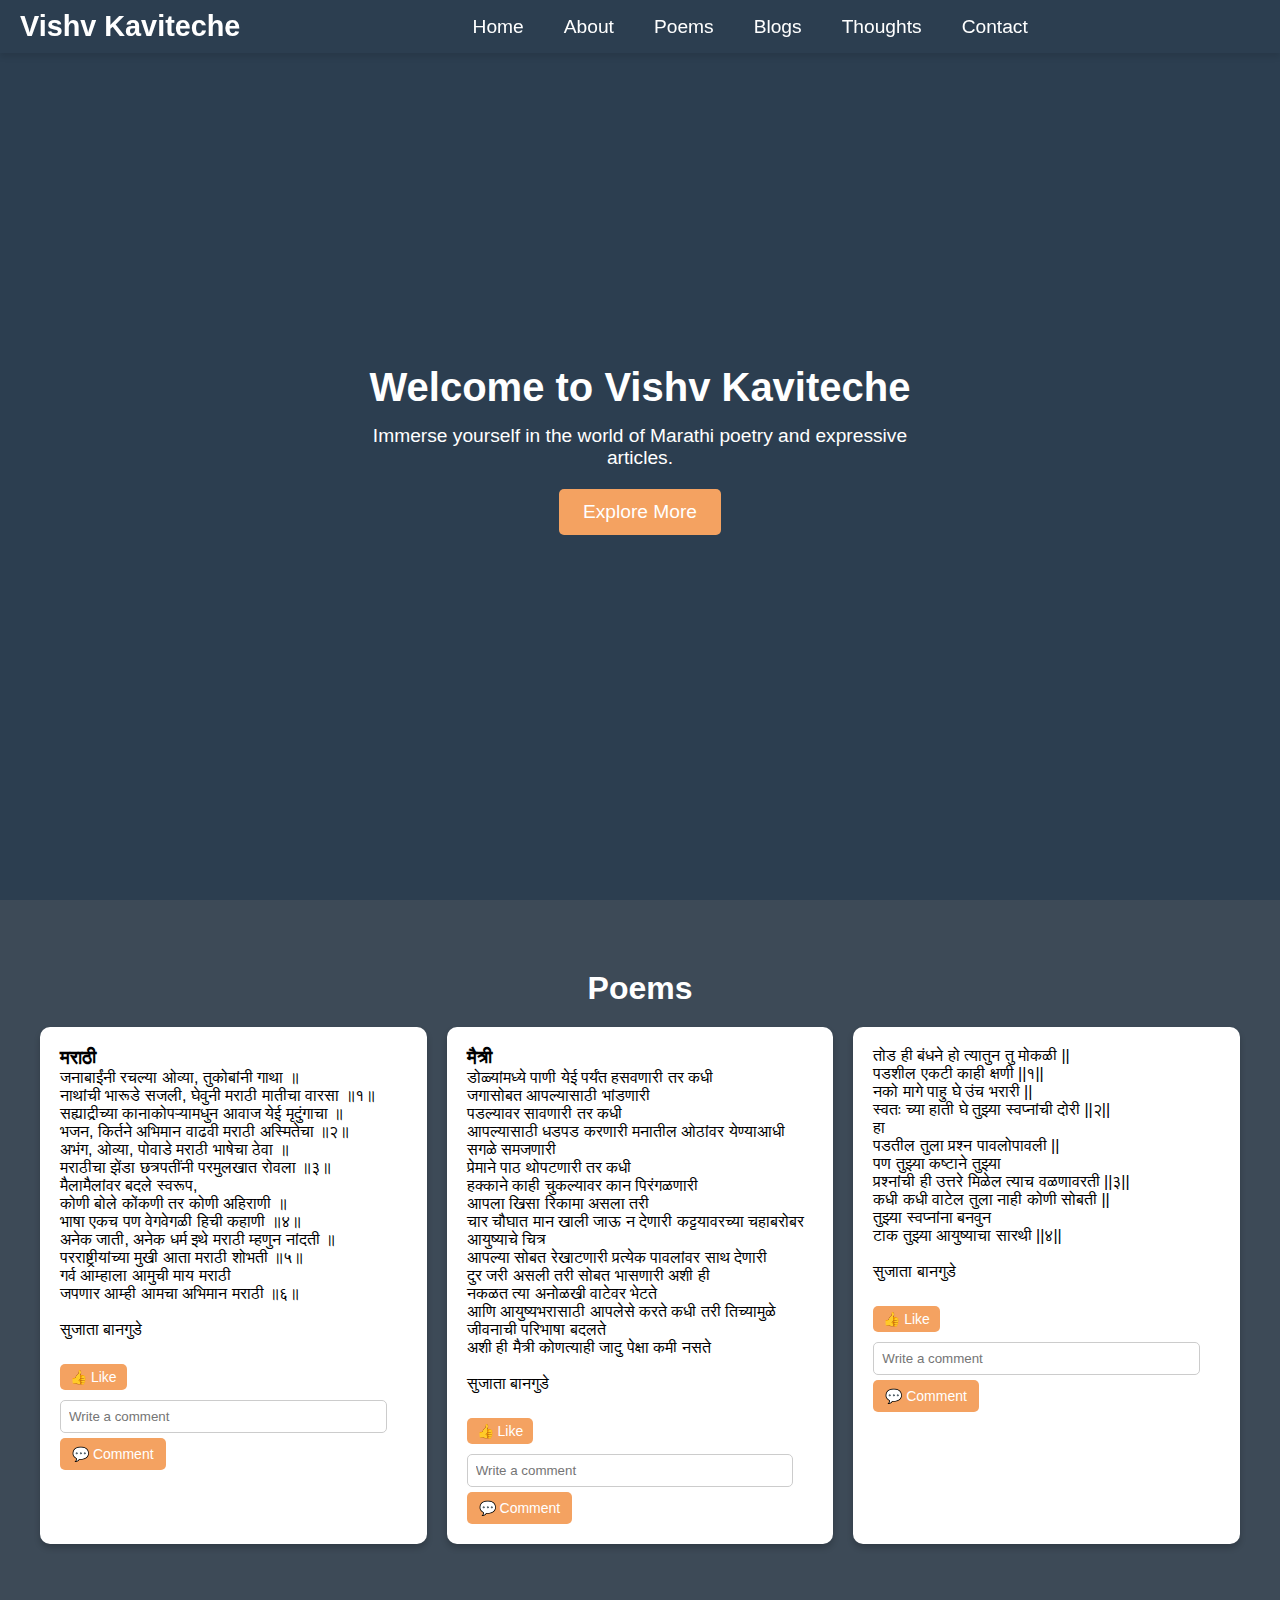
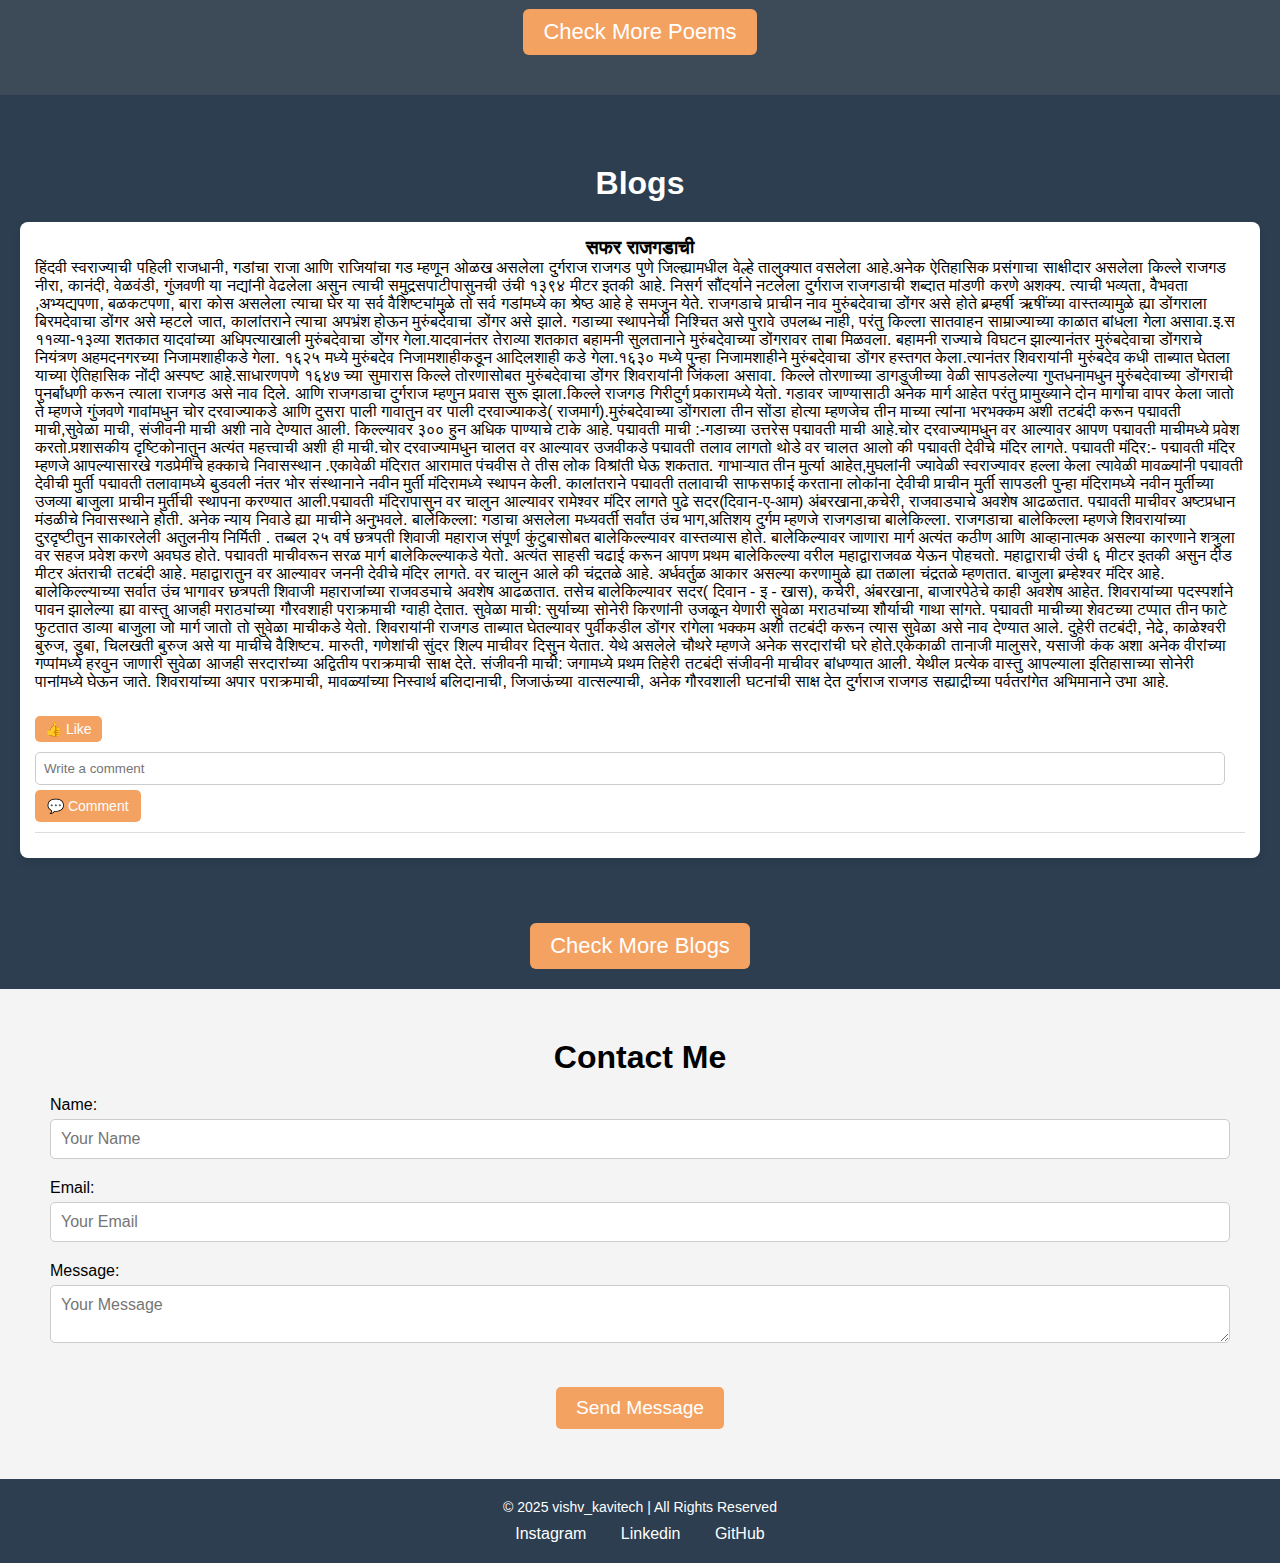
<file: index.html>
<!DOCTYPE html>
<html lang="en">
<head>
    <meta charset="UTF-8">
    <meta name="viewport" content="width=device-width, initial-scale=1.0">
    <title>Vishv Kaviteche</title>
    <link rel="stylesheet" href="style.css">
    <link href="https://cdnjs.cloudflare.com/ajax/libs/font-awesome/5.15.3/css/all.min.css" rel="stylesheet">
</head>
<body>

    <!-- Navigation Bar -->
    <nav class="navbar">
        <div class="logo">
            <a href="#">Vishv Kaviteche</a>
        </div>
        <ul class="navbar-items">
            <li><a href="#home">Home</a></li>
            <li><a href=about.html>About</a></li>
            <li><a href="#poems">Poems</a></li>
            <li><a href="#blogs">Blogs</a></li>
            <li><a href=thoughts.html>Thoughts</a></li>
            <li><a href="#contact">Contact</a></li>
        </ul>
        <div class="hamburger" id="hamburger-menu" onclick="toggleMenu()">
            <div></div>
            <div></div>
            <div></div>
        </div>
    </nav>

    <!-- Home Section -->
    <section id="home" class="home-section">
        <div class="home-content">
            <h1>Welcome to Vishv Kaviteche</h1>
            <p>Immerse yourself in the world of Marathi poetry and expressive articles.</p>
            <a href="#poems" class="cta-button">Explore More</a>
        </div>
    </section>
    <section id="poems" class="poems-section">
        <h2 class="poem-title">Poems</h2>
        <div class="poem-container">
         
            <div class="poem-card">
                <h3>मराठी</h3>
                <p>जनाबाईंनी रचल्या ओव्या, तुकोबांनी गाथा ॥<br> नाथांची भारूडे सजली, घेवुनी मराठी मातीचा वारसा ॥१॥<br>

                    सह्याद्रीच्या कानाकोपऱ्यामधुन आवाज येई मृदुंगाचा ॥<br> भजन, किर्तने अभिमान वाढवी मराठी अस्मितेचा ॥२॥<br>
                    
                    अभंग, ओव्या, पोवाडे मराठी भाषेचा ठेवा ॥ <br>मराठीचा झेंडा छत्रपतींनी परमुलखात रोवला ॥३॥<br>
                    
                    मैलामैलांवर बदले स्वरूप,<br> कोणी बोले कोंकणी तर कोणी अहिराणी ॥<br> भाषा एकच पण वेगवेगळी हिची कहाणी ॥४॥<br>
                    
                    अनेक जाती, अनेक धर्म इथे मराठी म्हणुन नांदती ॥
                     <br>परराष्ट्रीयांच्या मुखी आता मराठी शोभती ॥५॥<br>
                    
                    गर्व आम्हाला आमुची माय मराठी<br> जपणार आम्ही आमचा अभिमान मराठी ॥६॥<br></p>
                    <br>
                    सुजाता बानगुडे
                <div class="interaction">
                    <button class="like-btn" onclick="likePoem(0)">👍 Like</button>
                    <!-- <span id="like-counter-0">0 Likes</span> -->
                    <br>
                    <input type="text" id="comment-input-" placeholder="Write a comment">
                    <button onclick="addComment(0)">💬 Comment</button>
                    <div id="comments-4"></div>
                </div>
            </div>
    
          
            <div class="poem-card">
                <h3>मैत्री</h3>
                <p>डोळ्यांमध्ये पाणी येई पर्यंत हसवणारी तर कधी <br>
                    जगासोबत आपल्यासाठी भांडणारी<br> पडल्यावर सावणारी तर कधी<br>
                     आपल्यासाठी धडपड करणारी

                    मनातील ओठांवर येण्याआधी सगळे समजणारी <br>प्रेमाने पाठ थोपटणारी तर कधी <br>हक्काने काही चुकल्यावर कान पिरंगळणारी<br>
                    
                    आपला खिसा रिकामा असला तरी <br>
                    चार चौघात मान खाली जाऊ न देणारी
                    
                    कट्टयावरच्या चहाबरोबर आयुष्याचे चित्र <br>
                    आपल्या सोबत रेखाटणारी
                    
                    प्रत्येक पावलांवर साथ देणारी<br>
                     दुर जरी असली तरी सोबत भासणारी
                    
                    अशी ही 
                    <br>
                    नकळत त्या अनोळखी वाटेवर भेटते
                    <br>
                     आणि आयुष्यभरासाठी आपलेसे करते
                    
                    कधी तरी तिच्यामुळे जीवनाची परिभाषा बदलते 
                    <br>अशी ही मैत्री कोणत्याही जादु पेक्षा कमी नसते</p>
                    <br>
                    सुजाता बानगुडे
                <div class="interaction">
                    <button class="like-btn" onclick="likePoem(1)">👍 Like</button>
                    <!-- <span id="like-counter-1">Likes</span> -->
                    <br>
                    <input type="text" id="comment-input-" placeholder="Write a comment">
                    <button onclick="addComment(1)">💬 Comment</button>
                    <div id="comments-"></div>
                </div>
            </div>
    
           
            <div class="poem-card">
                <h3></h3>
                <p>तोड ही बंधने हो त्यातुन तु मोकळी ||<br> पडशील एकटी काही क्षणी ||१||<br>

                    नको मागे पाहु घे उंच भरारी || <br>स्वतः च्या हाती घे तुझ्या स्वप्नांची दोरी ||२||<br>
                    
                    हा<br>
                    
                    पडतील तुला प्रश्न पावलोपावली ||<br>
                    
                    पण तुझ्या कष्टाने तुझ्या
                    <br> प्रश्नांची ही उत्तरे मिळेल त्याच वळणावरती ||३||<br>
                    
                    कधी कधी वाटेल तुला नाही कोणी सोबती ||<br>
                    
                    तुझ्या स्वप्नांना बनवुन
                    <br> टाक तुझ्या आयुष्याचा सारथी ||४||</p><br>
                    सुजाता बानगुडे
                <div class="interaction">
                    <button class="like-btn" onclick="likePoem(2)">👍 Like</button>
                   <!-- // <span id="like-counter-2">0 Likes</span> -->
                    <br>
                    <input type="text" id="comment-input-" placeholder="Write a comment">
                    <button onclick="addComment(2)">💬 Comment</button>
                    <div id="comments-"></div>
                </div>
            </div>
        </div>
        <div class="more-poems">
            <button onclick="window.location.href='more-poems.html'">Check More Poems</button>
        </div>
       
    </section>
  

    <section  id="blogs" class="blogs-section">
        <h2 class="blog-title">Blogs</h2>
        <div class="blog-container">
            <div class="blog-card" id="blog-0">
                <h3>सफर राजगडाची</h3>
                <p>हिंदवी स्वराज्याची पहिली राजधानी, गडांचा राजा आणि राजियांचा गड म्हणून ओळख असलेला दुर्गराज राजगड पुणे जिल्ह्यामधील वेल्हे तालुक्यात वसलेला आहे.अनेक ऐतिहासिक प्रसंगाचा साक्षीदार असलेला किल्ले राजगड नीरा, कानंदी, वेळवंडी, गुंजवणी या नद्यांनी वेढलेला असुन त्याची समुद्रसपाटीपासुनची उंची १३९४ मीटर इतकी आहे. निसर्ग सौंदर्याने नटलेला दुर्गराज राजगडाची शब्दात मांडणी करणे अशक्य. त्याची भव्यता, वैभवता ,अभ्यद्यपणा, बळकटपणा, बारा कोस असलेला त्याचा घेर या सर्व वैशिष्ट्यांमुळे तो सर्व गडांमध्ये का श्रेष्ठ आहे हे समजुन येते.
                    राजगडाचे प्राचीन नाव मुरुंबदेवाचा डोंगर असे होते ब्रम्हर्षी ऋषींच्या वास्तव्यामुळे ह्या डोंगराला बिरमदेवाचा डोंगर असे म्हटले जात, कालांतराने त्याचा अपभ्रंश होऊन मुरुंबदेवाचा डोंगर असे झाले. गडाच्या स्थापनेची निश्चित असे पुरावे उपलब्ध नाही, परंतु किल्ला सातवाहन साम्राज्याच्या काळात बांधला गेला असावा.इ.स ११व्या-१३व्या  शतकात यादवांच्या अधिपत्याखाली मुरुंबदेवाचा डोंगर गेला.यादवानंतर तेराव्या शतकात बहामनी सुलतानाने मुरुंबदेवाच्या डोंगरावर ताबा मिळवला. बहामनी राज्याचे विघटन झाल्यानंतर  मुरुंबदेवाचा डोंगराचे नियंत्रण अहमदनगरच्या निजामशाहीकडे गेला. १६२५ मध्ये मुरुंबदेव निजामशाहीकडून आदिलशाही कडे गेला.१६३० मध्ये  पुन्हा निजामशाहीने 
                    मुरुंबदेवाचा डोंगर हस्तगत केला.त्यानंतर शिवरायांनी मुरुंबदेव कधी ताब्यात घेतला याच्या ऐतिहासिक नोंदी अस्पष्ट आहे.साधारणपणे १६४७ च्या सुमारास किल्ले तोरणासोबत मुरुंबदेवाचा डोंगर शिवरायांनी जिंकला असावा.
                    किल्ले तोरणाच्या डागडुजीच्या वेळी सापडलेल्या गुप्तधनामधुन मुरुंबदेवाच्या डोंगराची पुनर्बांधणी करून त्याला राजगड असे नाव दिले. आणि राजगडाचा दुर्गराज म्हणुन प्रवास सुरू झाला.किल्ले राजगड गिरीदुर्ग प्रकारामध्ये येतो. गडावर जाण्यासाठी अनेक मार्ग आहेत परंतु प्रामुख्याने दोन मार्गाचा वापर केला जातो ते म्हणजे गुंजवणे गावांमधुन चोर दरवाज्याकडे आणि दुसरा पाली गावातुन वर पाली दरवाज्याकडे( राजमार्ग).मुरुंबदेवाच्या डोंगराला तीन सोंडा होत्या म्हणजेच तीन माच्या त्यांना भरभक्कम अशी तटबंदी करून पद्मावती माची,सुवेळा माची, संजीवनी माची अशी नावे देण्यात आली. किल्ल्यावर ३०० हुन अधिक पाण्याचे टाके आहे.
                    
                    पद्मावती माची :-गडाच्या उत्तरेस पद्मावती माची आहे.चोर दरवाज्यामधुन वर आल्यावर आपण पद्मावती माचीमध्ये प्रवेश करतो.प्रशासकीय दृष्टिकोनातुन अत्यंत महत्त्वाची अशी ही माची.चोर दरवाज्यामधुन चालत वर आल्यावर उजवीकडे पद्मावती तलाव लागतो थोडे वर चालत आलो की पद्मावती देवीचे मंदिर लागते.
                    पद्मावती मंदिर:- पद्मावती मंदिर म्हणजे आपल्यासारखे गडप्रेमींचे हक्काचे निवासस्थान .एकावेळी मंदिरात आरामात पंचवीस ते तीस लोक विश्रांती घेऊ शकतात. गाभाऱ्यात तीन मुर्त्या आहेत,मुघलांनी ज्यावेळी स्वराज्यावर हल्ला केला त्यावेळी मावळ्यांनी पद्मावती देवीची मुर्ती पद्मावती तलावामध्ये बुडवली नंतर भोर संस्थानाने नवीन मुर्ती मंदिरामध्ये स्थापन केली. कालांतराने पद्मावती तलावाची साफसफाई करताना लोकांना देवीची प्राचीन मुर्ती सापडली पुन्हा मंदिरामध्ये नवीन मुर्तीच्या उजव्या बाजुला प्राचीन मुर्तीची स्थापना करण्यात आली.पद्मावती मंदिरापासुन वर चालुन आल्यावर रामेश्वर मंदिर लागते पुढे सदर(दिवान-ए-आम) अंबरखाना,कचेरी, राजवाड्याचे अवशेष आढळतात. पद्मावती माचीवर अष्टप्रधान मंडळीचे निवासस्थाने होती. अनेक न्याय निवाडे ह्या माचीने अनुभवले.
                    
                    
                    बालेकिल्ला:  गडाचा असलेला मध्यवर्ती  सर्वांत उंच भाग,अतिशय दुर्गम म्हणजे राजगडाचा बालेकिल्ला. राजगडाचा बालेकिल्ला म्हणजे शिवरायांच्या दुरदृष्टीतुन साकारलेली अतुलनीय निर्मिती . तब्बल २५ वर्ष छत्रपती शिवाजी महाराज संपूर्ण कुंटुबासोबत बालेकिल्ल्यावर वास्तव्यास होते. बालेकिल्यावर  जाणारा मार्ग अत्यंत कठीण आणि आव्हानात्मक असल्या कारणाने शत्रुला वर सहज प्रवेश करणे अवघड होते. पद्मावती माचीवरून सरळ मार्ग बालेकिल्ल्याकडे येतो. अत्यंत साहसी चढाई करून आपण प्रथम बालेकिल्ल्या वरील महाद्वाराजवळ येऊन पोहचतो. महाद्वाराची उंची ६ मीटर इतकी असुन दीड मीटर अंतराची तटबंदी आहे. महाद्वारातुन वर आल्यावर जननी देवीचे मंदिर लागते. वर चालुन आले की चंद्रतळे आहे. अर्धवर्तुळ आकार असल्या करणामुळे ह्या तळाला चंद्रतळे म्हणतात.  बाजुला ब्रम्हेश्वर मंदिर आहे. बालेकिल्ल्याच्या सर्वात उंच भागावर छत्रपती शिवाजी महाराजांच्या राजवड्याचे अवशेष आढळतात. तसेच बालेकिल्यावर सदर( दिवान - इ - खास), कचेरी, अंबरखाना, बाजारपेठेचे काही अवशेष आहेत. शिवरायांच्या पदस्पर्शाने पावन झालेल्या ह्या वास्तु आजही मराठ्यांच्या गौरवशाही पराक्रमाची ग्वाही देतात.
                    
                    सुवेळा माची: सुर्याच्या सोनेरी किरणांनी उजळून येणारी सुवेळा मराठ्यांच्या शौर्याची गाथा सांगते. पद्मावती माचीच्या शेवटच्या टप्पात  तीन फाटे फुटतात डाव्या बाजुला जो मार्ग जातो तो सुवेळा माचीकडे येतो. शिवरायांनी राजगड ताब्यात घेतल्यावर पुर्वीकडील डोंगर रांगेला भक्कम अशी तटबंदी करून त्यास सुवेळा असे नाव देण्यात आले. दुहेरी तटबंदी, नेढे, काळेश्वरी बुरुज, डुबा, चिलखती बुरुज असे या माचीचे वैशिष्ट्य. मारुती, गणेशांची सुंदर शिल्प माचीवर दिसुन येतात. येथे असलेले चौथरे म्हणजे अनेक  सरदारांची घरे होते.एकेकाळी तानाजी मालुसरे, यसाजी कंक अशा अनेक वीरांच्या गप्पांमध्ये हरवुन जाणारी सुवेळा आजही सरदारांच्या  अद्वितीय पराक्रमाची साक्ष देते.
                    
                    संजीवनी माची: जगामध्ये प्रथम तिहेरी तटबंदी संजीवनी माचीवर बांधण्यात आली.
                    येथील प्रत्येक वास्तु आपल्याला इतिहासाच्या सोनेरी पानांमध्ये घेऊन जाते.
                    
                    शिवरायांच्या अपार पराक्रमाची, मावळ्यांच्या निस्वार्थ बलिदानाची, जिजाऊंच्या वात्सल्याची, अनेक गौरवशाली घटनांची साक्ष देत दुर्गराज राजगड सह्याद्रीच्या पर्वतरांगेत अभिमानाने उभा आहे.
                    
                    </p>
    
                <div class="interaction">
                    <button class="like-btn" onclick="likeBlog(0)">👍 Like</button>
                    <!-- <span id="like-counter-0">0 Likes</span> -->
                    <br>
                    <input type="text" id="comment-input-0" placeholder="Write a comment">
                    <button onclick="addComment(0)">💬 Comment</button>
                    <div id="comments-0"></div>
                </div>
            </div>
    
        
        </div>
        <div class="more-poems">
            <button onclick="window.location.href='more-blogs.html'">Check More Blogs</button>
        </div>
    </section>
   

    <!-- Contact Section -->
<section id="contact" class="contact-section">
    <h2>Contact Me</h2>
    <form id="myForm" action="https://formsubmit.co/sujatabangude46@gmail.com" method="POST">
        <input type="hidden" name="_next" value="https://yourdomain.com/thank-you.html">
        <input type="hidden" name="_subject" value="New Message from Website">
        <input type="hidden" name="_captcha" value="false">

        <div class="form-group">
            <label for="name">Name:</label>
            <input type="text" id="name" name="name" required placeholder="Your Name">
        </div>
        <div class="form-group">
            <label for="email">Email:</label>
            <input type="email" id="email" name="email" required placeholder="Your Email">
        </div>
        <div class="form-group">
            <label for="message">Message:</label>
            <textarea id="message" name="message" required placeholder="Your Message"></textarea>
        </div>
        <button type="submit">Send Message</button>
    </form>
</section>


<!-- Footer Section -->
<footer class="footer">
    <div class="footer-content">
        <p>&copy; 2025 vishv_kavitech | All Rights Reserved</p>
        <div class="social-icons">
            <a href="https://instagram.com/vishv_kaviteche" target="_blank" class="social-icon">Instagram</a>
            <a href="https://www.linkedin.com/in/sujata-bangude-a05628265?utm_source=share&utm_campaign=share_via&utm_content=profile&utm_medium=android_app" target="_blank"  class="social-icon">Linkedin</a>
            <a href="https://github.com/Sujata-Bangude" target="_blank" class="social-icon">GitHub</a>
            
        </div>
    </div>
</footer>
    <script src="script.js"></script>
</body>
</html>
</file>
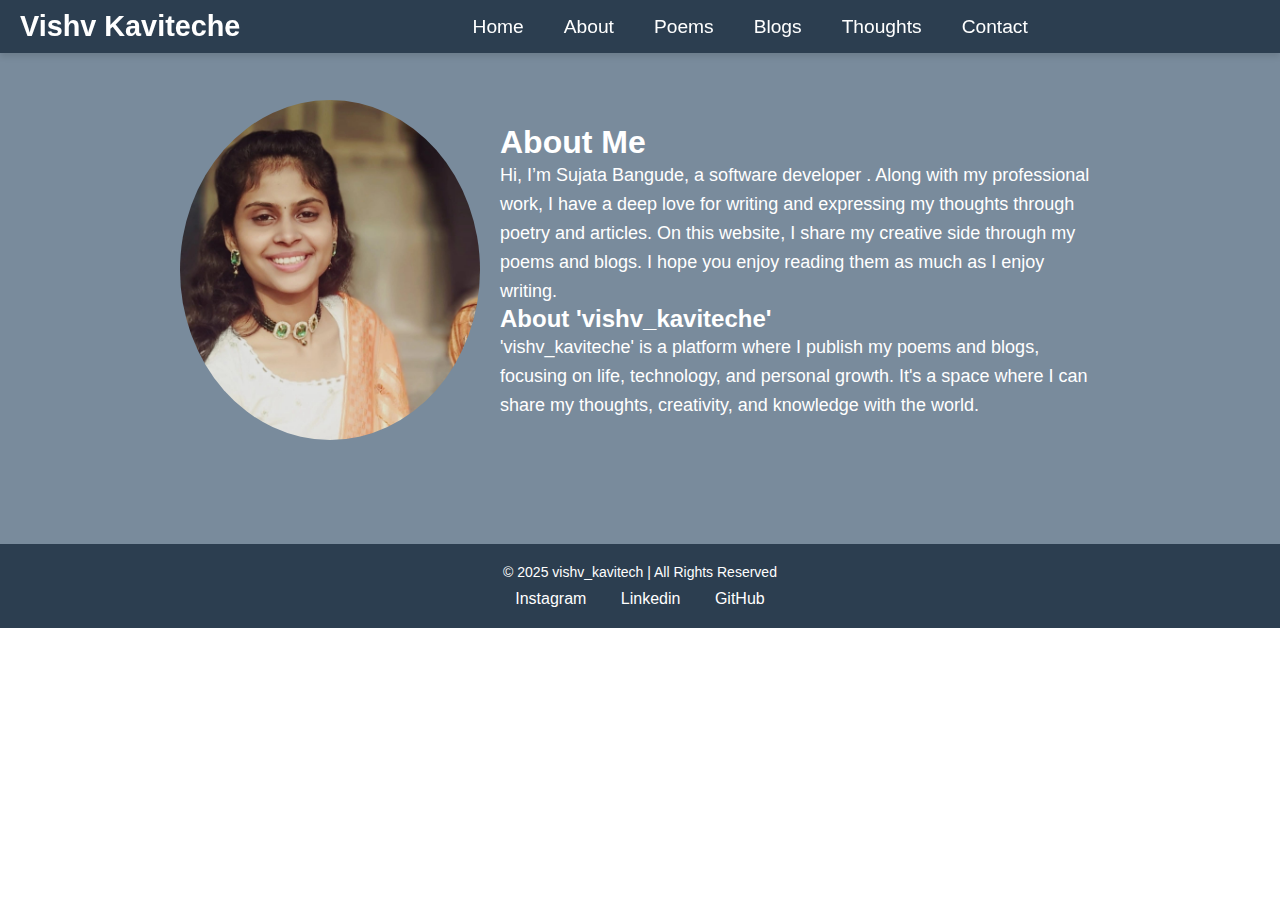
<file: about.html>
<!-- about.html -->
<!DOCTYPE html>
<html lang="en">
<head>
    <meta charset="UTF-8">
    <meta name="viewport" content="width=device-width, initial-scale=1.0">
    <title>About - Vishv Kavitech</title>
    <link rel="stylesheet" href="style.css">
    <link rel="stylesheet" href="https://cdnjs.cloudflare.com/ajax/libs/font-awesome/5.15.4/css/all.min.css">
    <link href="https://fonts.googleapis.com/css2?family=Poppins:wght@300;400;600&display=swap" rel="stylesheet">
</head>
<body>
    <!-- Navigation Bar -->
    <nav class="navbar">
        <div class="logo">
            <a href="#">Vishv Kaviteche</a>
        </div>
        <ul class="navbar-items">
            <li><a href="index.html">Home</a></li>
            <li><a href=about.html>About</a></li>
            <li><a href="more-poems.html">Poems</a></li>
            <li><a href="more-blogs.html">Blogs</a></li>
            <li><a href="thoughts.html">Thoughts</a></li>
            <li><a href="#contact">Contact</a></li>
        </ul>
        <div class="hamburger" id="hamburger-menu" onclick="toggleMenu()">
            <div></div>
            <div></div>
            <div></div>
        </div>
    </nav>

  <!-- About Section -->
  <section id="about">
    
    <div class="about-content">
        <div class="about-left">
            <img src="p1.jpg" alt="Sujata Bangude">
        </div>
        <div class="about-right">
            <h1>About Me</h1>
            <p>Hi, I’m Sujata Bangude, a software developer . Along with my professional work, I have a deep love for writing and expressing my thoughts through poetry and articles.
            On this website, I share my creative side through my poems and blogs. I hope you enjoy reading them as much as I enjoy writing.</p>
            <h2>About  'vishv_kaviteche'</h2>
            <p>'vishv_kaviteche' is a platform where I publish my poems and blogs, 
                focusing on life, technology, and personal growth.
                 It's a space where I can share my thoughts, creativity,
                  and knowledge with the world.</p>
                 
           
        </div>
    </div>
</section>


  <!-- Footer Section -->
<footer class="footer">
    <div class="footer-content">
        <p>&copy; 2025 vishv_kavitech | All Rights Reserved</p>
        <div class="social-icons">
            <a href="https://instagram.com/vishv_kaviteche" target="_blank" class="social-icon">Instagram</a>
            <a href="https://www.linkedin.com/in/sujata-bangude-a05628265?utm_source=share&utm_campaign=share_via&utm_content=profile&utm_medium=android_app" target="_blank"  class="social-icon">Linkedin</a>
            <a href="https://github.com/Sujata-Bangude" target="_blank" class="social-icon">GitHub</a>
        </div>
    </div>
</footer>
<script src="script.js"></script>
</body>
</html>
</file>
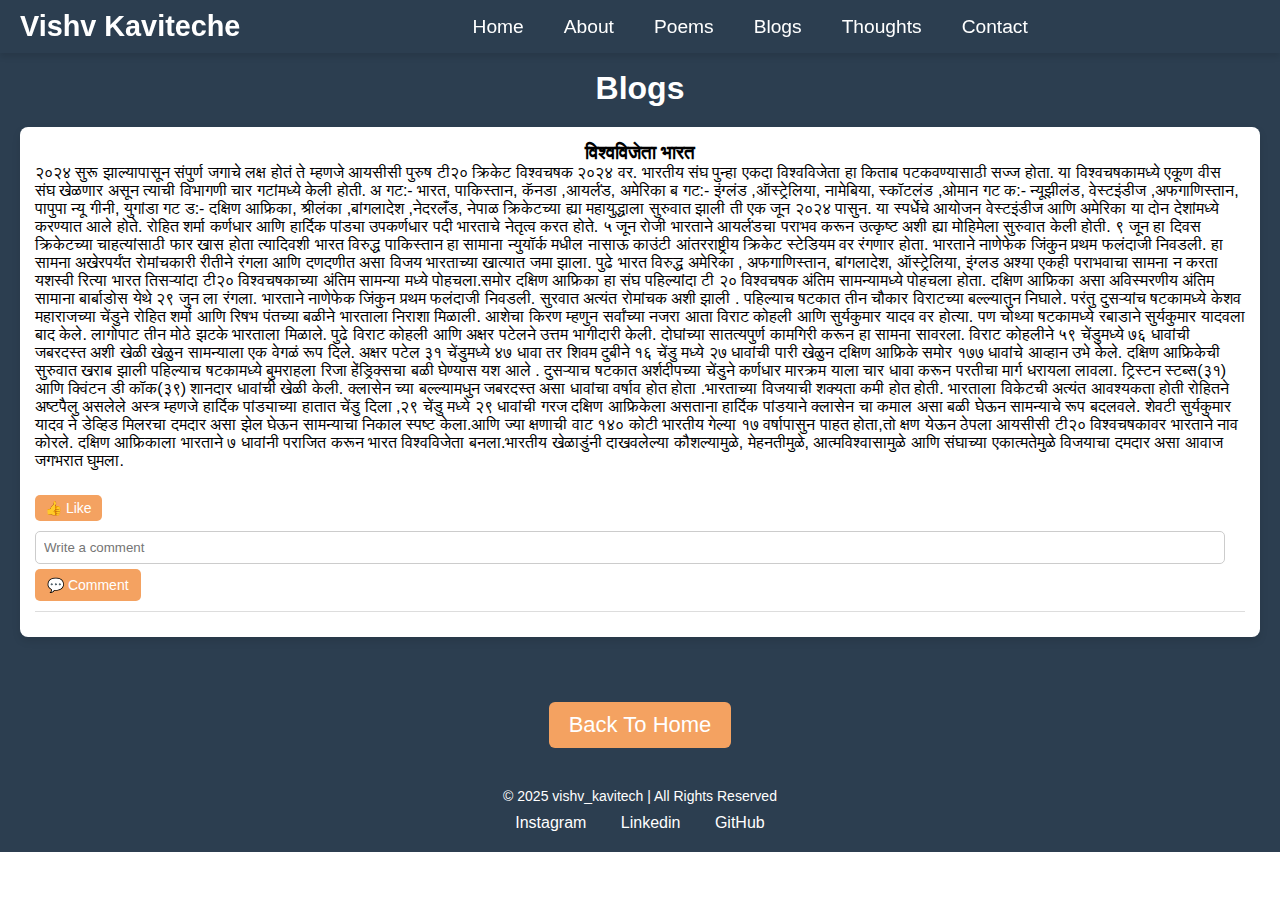
<file: more-blogs.html>
<!-- about.html -->
<!DOCTYPE html>
<html lang="en">
<head>
    <meta charset="UTF-8">
    <meta name="viewport" content="width=device-width, initial-scale=1.0">
    <title>About - Vishv Kavitech</title>
    <link rel="stylesheet" href="style.css">
</head>
<body>
    <!-- Navigation Bar -->
    <nav class="navbar">
        <div class="logo">
            <a href="#">Vishv Kaviteche</a>
        </div>
        <ul class="navbar-items">
            <li><a href="index.html">Home</a></li>
            <li><a href= "about.html">About</a></li>
            <li><a href="more-poems.html">Poems</a></li>
            <li><a href="more-blogs.html">Blogs</a></li>
            <li><a href="thoughts.html">Thoughts</a></li>
            <li><a href="index.html">Contact</a></li>
        </ul>
        <div class="hamburger" id="hamburger-menu" onclick="toggleMenu()">
            <div></div>
            <div></div>
            <div></div>
        </div>
    </nav>



    <section  id="blogs" class="blogs-section">
        <h2 class="blog-title">Blogs</h2>
        <div class="blog-container">
            <div class="blog-card" id="blog-0">
                <h3>विश्वविजेता भारत</h3>
                <p>२०२४ सुरू झाल्यापासून संपुर्ण जगाचे लक्ष होतं ते म्हणजे आयसीसी पुरुष टी२० क्रिकेट विश्वचषक २०२४ वर. भारतीय संघ पुन्हा एकदा विश्वविजेता हा किताब पटकवण्यासाठी सज्ज होता. या विश्वचषकामध्ये एकूण वीस संघ खेळणार असून त्याची विभागणी चार गटांमध्ये केली होती.
                    अ गट:- भारत, पाकिस्तान, कॅनडा ,आयर्लंड, अमेरिका 
                    ब गट:- इंग्लंड ,ऑस्ट्रेलिया, नामेबिया, स्कॉटलंड ,ओमान
                    
                    गट क:- न्यूझीलंड, वेस्टइंडीज ,अफगाणिस्तान, पापुपा न्यू गीनी, युगांडा
                    
                    गट ड:- दक्षिण आफ्रिका, श्रीलंका ,बांगलादेश ,नेदरलँड, नेपाळ
                    
                    क्रिकेटच्या ह्या महायुद्धाला सुरुवात झाली ती एक जून २०२४ पासुन. या स्पर्धेचे आयोजन वेस्टइंडीज आणि अमेरिका या दोन देशांमध्ये करण्यात आले होते. रोहित शर्मा कर्णधार आणि हार्दिक पांड्या उपकर्णधार  पदी भारताचे नेतृत्व करत होते.
                    ५ जून रोजी भारताने आयर्लंडचा पराभव करून उत्कृष्ट अशी ह्या मोहिमेला सुरुवात केली होती. ९  जून हा दिवस क्रिकेटच्या चाहत्यांसाठी फार खास होता त्यादिवशी भारत विरुद्ध पाकिस्तान हा सामाना न्युयॉर्क मधील नासाऊ काउंटी आंतरराष्ट्रीय क्रिकेट स्टेडियम वर रंगणार होता. भारताने नाणेफेक जिंकुन प्रथम फलंदाजी निवडली. हा सामना अखेरपर्यंत रोमांचकारी रीतीने रंगला आणि दणदणीत असा विजय भारताच्या खात्यात जमा झाला.
                    पुढे भारत विरुद्ध अमेरिका , अफगाणिस्तान, बांगलादेश, ऑस्ट्रेलिया, इंग्लड  अश्या एकही पराभवाचा सामना न करता यशस्वी रित्या भारत  तिसऱ्यांदा टी२० विश्वचषकाच्या अंतिम सामन्या मध्ये पोहचला.समोर दक्षिण आफ्रिका हा संघ पहिल्यांदा  टी २० विश्वचषक अंतिम सामन्यामध्ये  पोहचला  होता.
                     दक्षिण आफ्रिका असा अविस्मरणीय अंतिम सामाना बार्बाडोस येथे २९ जुन ला रंगला. भारताने नाणेफेक जिंकुन प्रथम फलंदाजी निवडली. सुरवात अत्यंत रोमांचक अशी झाली . पहिल्याच षटकात तीन चौकार विराटच्या बल्ल्यातुन निघाले. परंतु दुसऱ्यांच षटकामध्ये केशव महाराजच्या चेंडुने रोहित शर्मा आणि रिषभ पंतच्या बळीने भारताला निराशा मिळाली. आशेचा किरण म्हणुन सर्वांच्या नजरा आता विराट कोहली आणि सुर्यकुमार यादव वर होत्या. पण चोथ्या षटकामध्ये रबाडाने सुर्यकुमार यादवला बाद केले. लागोपाट तीन मोठे झटके भारताला मिळाले. पुढे विराट कोहली आणि अक्षर पटेलने  उत्तम भागीदारी केली. दोघांच्या सातत्यपुर्ण कामगिरी करून हा सामना सावरला. विराट कोहलीने ५९ चेंडुमध्ये ७६ धावांची जबरदस्त अशी खेळी खेळुन सामन्याला एक वेगळं रूप दिले. अक्षर पटेल ३१ चेंडुमध्ये ४७ धावा तर शिवम दुबीने १६ चेंडु मध्ये २७ धावांची पारी खेळुन दक्षिण आफ्रिके समोर १७७ धावांचे आव्हान उभे केले.
                    दक्षिण आफ्रिकेची सुरुवात खराब झाली पहिल्याच षटकामध्ये बुमराहला रिजा हेंड्रिक्सचा बळी घेण्यास यश आले . दुसऱ्याच षटकात अर्शदीपच्या चेंडुने कर्णधार मारक्रम याला चार धावा करून परतीचा मार्ग धरायला लावला.  ट्रिस्टन स्टब्स(३१)  आणि क्विंटन डी कॉक(३९) शानदार धावांची खेळी केली. क्लासेन च्या बल्ल्यामधुन जबरदस्त असा धावांचा वर्षाव होत होता .भारताच्या  विजयाची शक्यता कमी होत होती.  भारताला विकेटची अत्यंत आवश्यकता होती रोहितने अष्टपैलु असलेले अस्त्र म्हणजे हार्दिक पांड्याच्या हातात चेंडु दिला ,२९ चेंडु मध्ये २९ धावांची गरज दक्षिण आफ्रिकेला असताना हार्दिक पांडयाने क्लासेन चा कमाल असा बळी घेऊन सामन्याचे रूप बदलवले. शेवटी सुर्यकुमार यादव ने  डेव्हिड मिलरचा दमदार असा झेल घेऊन सामन्याचा निकाल स्पष्ट केला.आणि ज्या क्षणाची वाट १४० कोटी भारतीय गेल्या १७ वर्षापासुन पाहत  होता,तो क्षण येऊन ठेपला आयसीसी टी२० विश्वचषकावर भारताने नाव कोरले. दक्षिण आफ्रिकाला भारताने ७ धावांनी पराजित करून
                    भारत विश्वविजेता बनला.भारतीय खेळाडुंनी  दाखवलेल्या कौशल्यामुळे, मेहनतीमुळे, आत्मविश्वासामुळे आणि संघाच्या एकात्मतेमुळे    विजयाचा दमदार असा आवाज जगभरात घुमला.
                    
                
                
                </p>
    
                <div class="interaction">
                    <button class="like-btn" onclick="likeBlog(0)">👍 Like</button>
                    
                    <br>
                    <input type="text" id="comment-input-0" placeholder="Write a comment">
                    <button onclick="addComment(0)">💬 Comment</button>
                    <div id="comments-0"></div>
                </div>
            </div>

        </div>
        <div class="more-poems">
            <button onclick="window.location.href='index.html'">Back To Home</button>
        </div>
    </section>
 
 <!-- Footer Section -->
<footer class="footer">
    <div class="footer-content">
        <p>&copy; 2025 vishv_kavitech | All Rights Reserved</p>
        <div class="social-icons">
            <a href="https://instagram.com/vishv_kaviteche" target="_blank" class="social-icon">Instagram</a>
            <a href="https://www.linkedin.com/in/sujata-bangude-a05628265?utm_source=share&utm_campaign=share_via&utm_content=profile&utm_medium=android_app" target="_blank"  class="social-icon">Linkedin</a>
            <a href="https://github.com/Sujata-Bangude" target="_blank" class="social-icon">GitHub</a>
        </div>
    </div>
</footer>
<script src="script.js"></script>
</body>
</html>
</file>
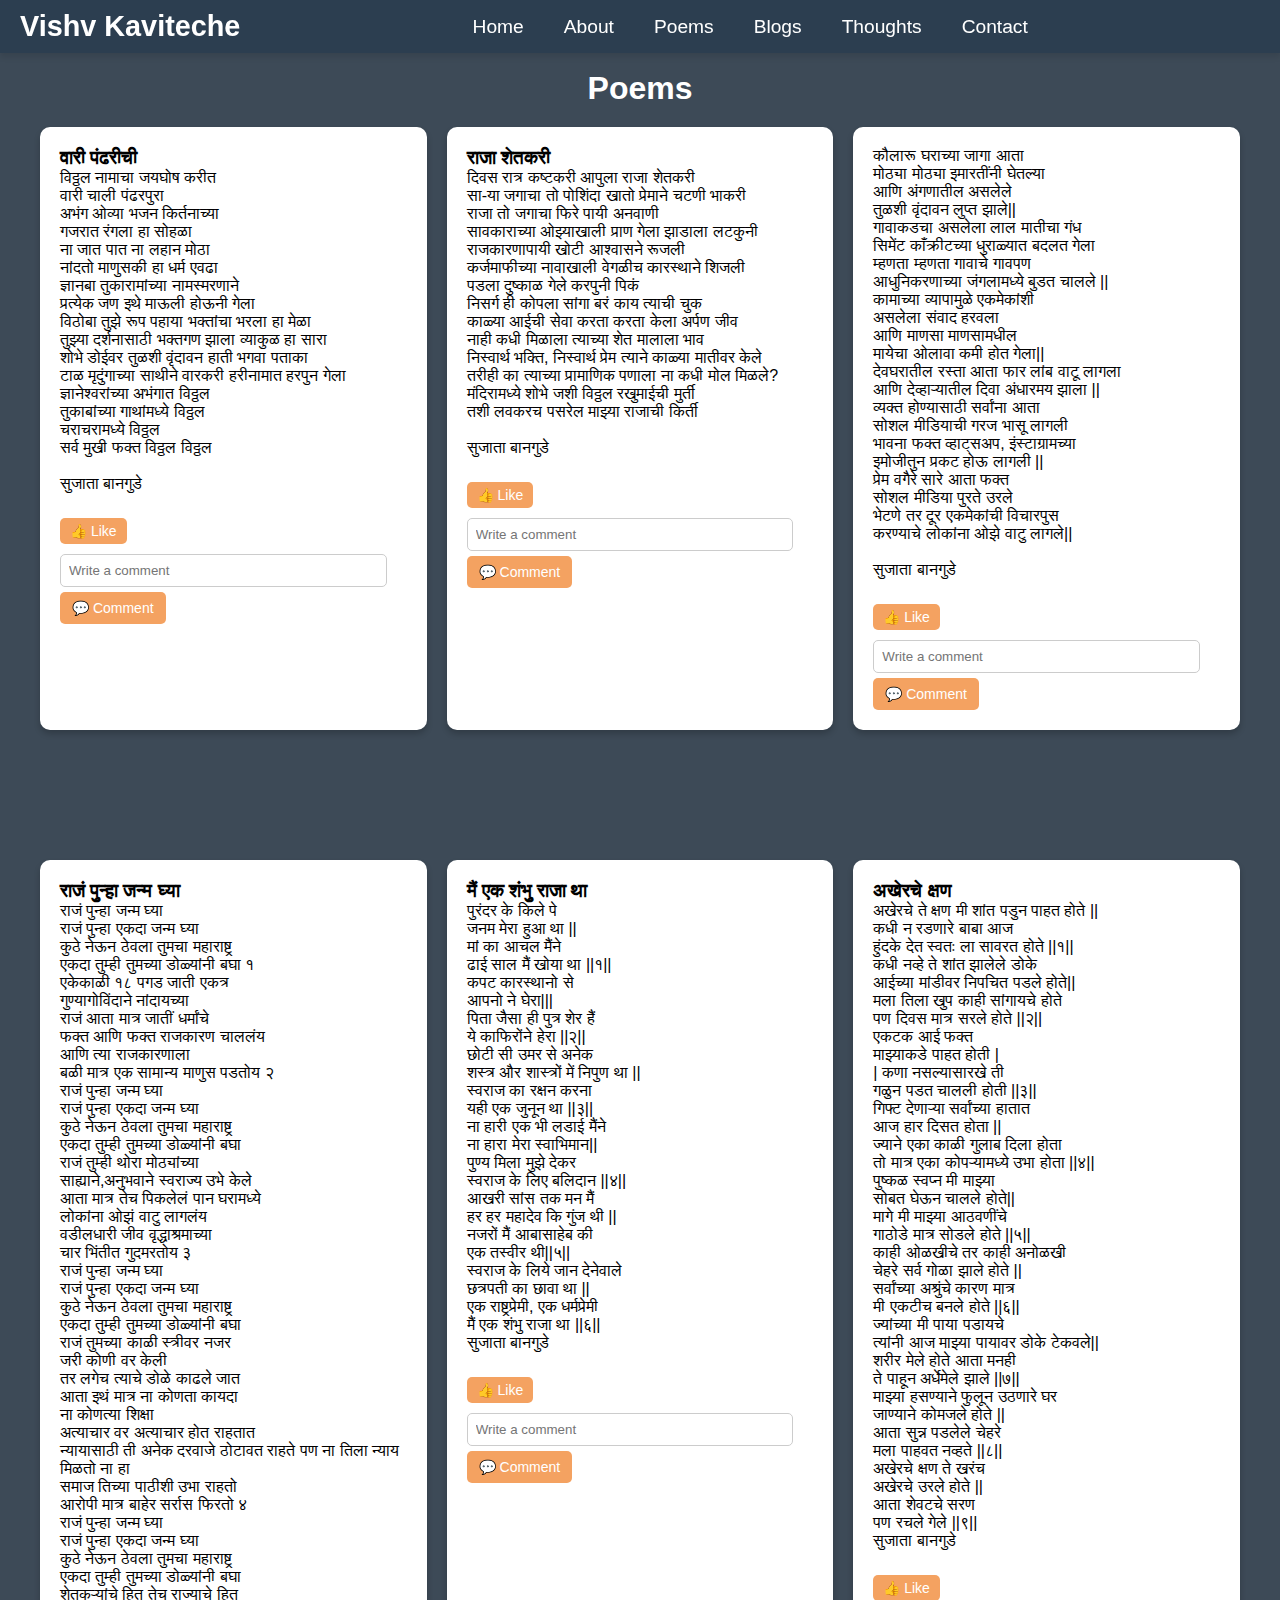
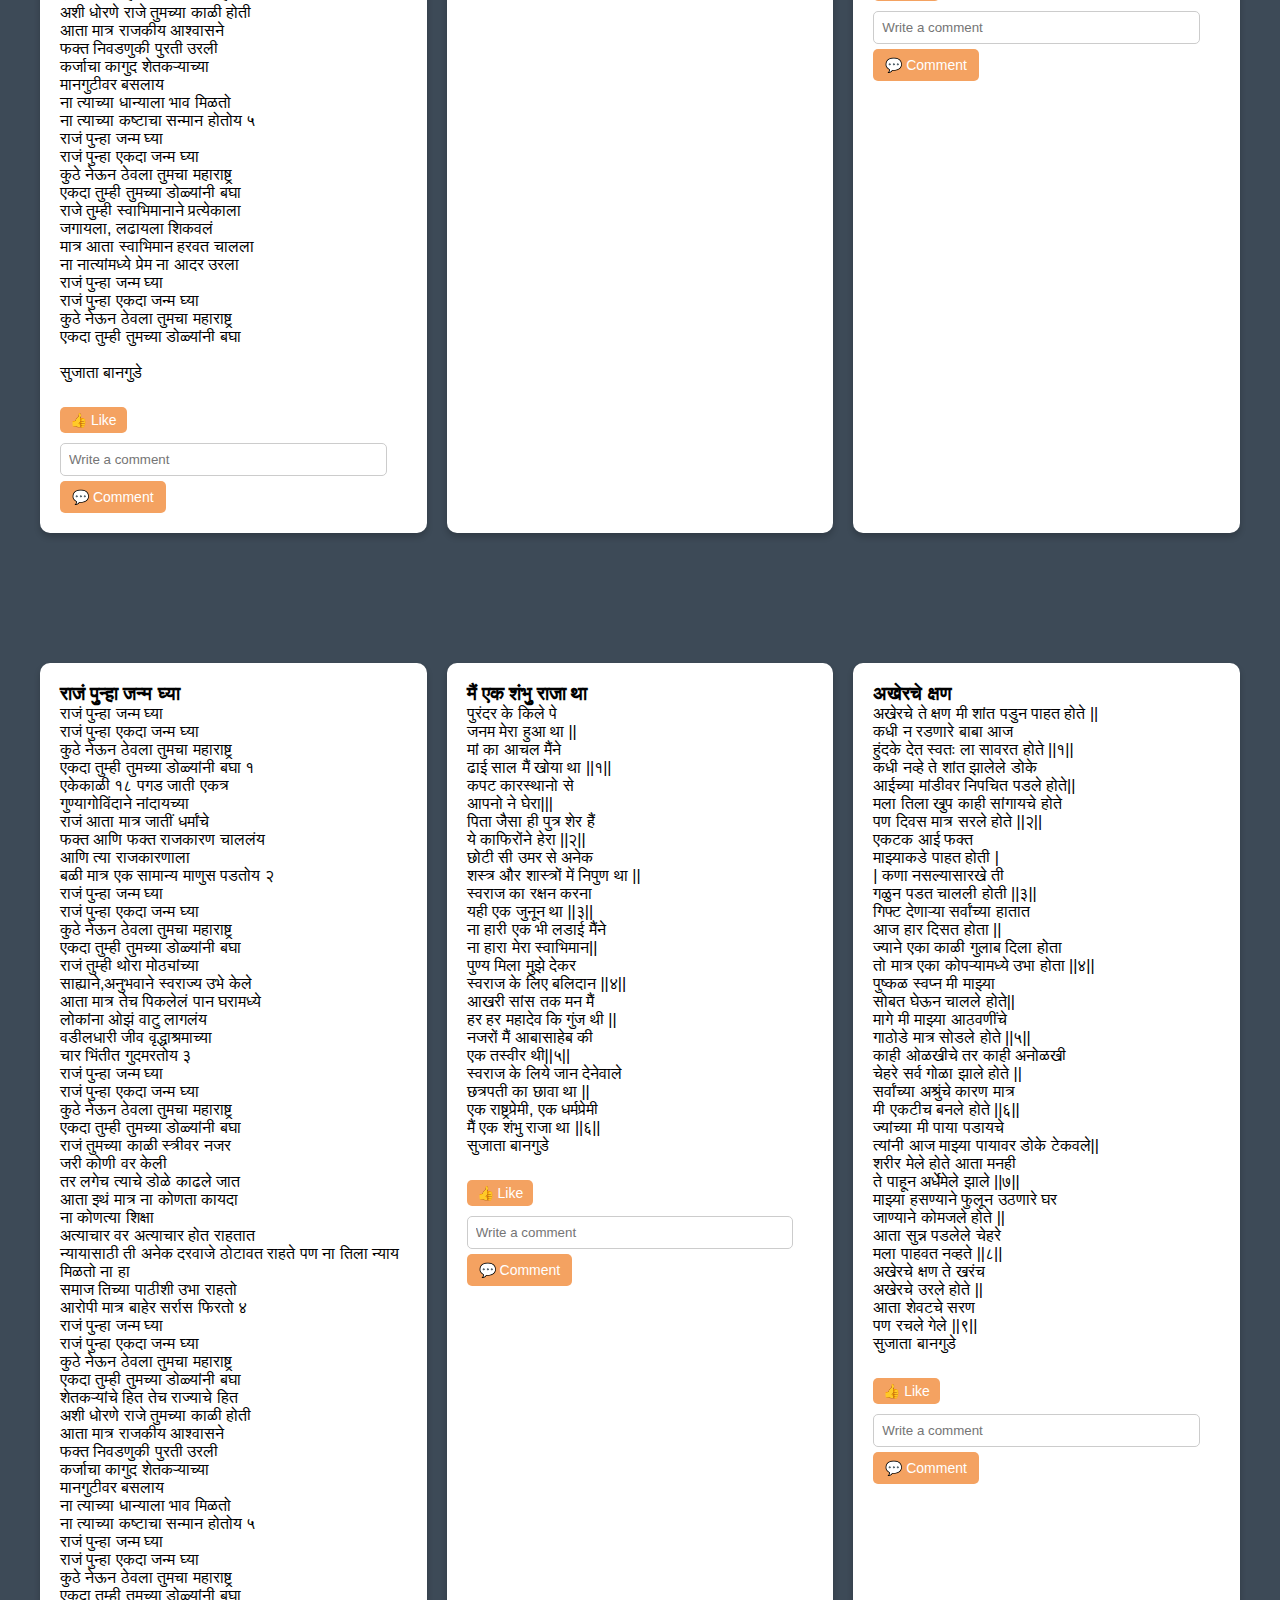
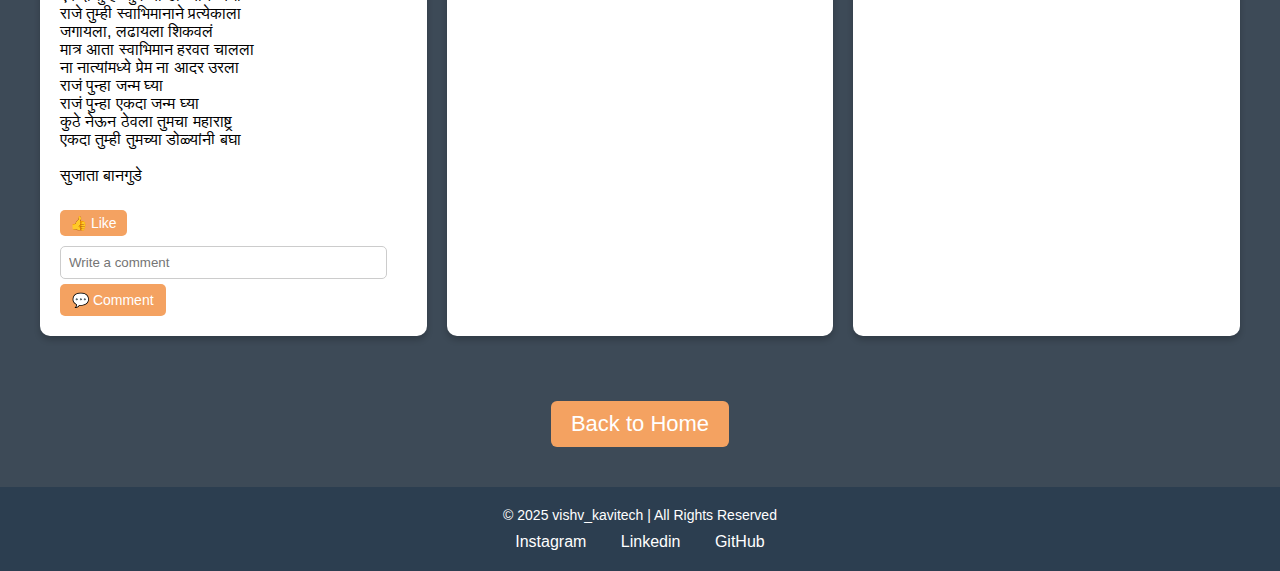
<file: more-poems.html>
<!DOCTYPE html>
<html lang="en">
<head>
    <meta charset="UTF-8">
    <meta name="viewport" content="width=device-width, initial-scale=1.0">
    <title>More Poems</title>
    <link rel="stylesheet" href="style.css">
    <script src="script.js" defer></script>
</head>
<body>
   

     <!-- Navigation Bar -->
     <nav class="navbar">
        <div class="logo">
            <a href="#">Vishv Kaviteche</a>
        </div>
        <ul class="navbar-items">
            <li><a href="index.html">Home</a></li>
            <li><a href="about.html">About</a></li>
            <li><a href="more-poems.html">Poems</a></li>
            <li><a href="more-blogs.html">Blogs</a></li>
            <li><a href="thoughts.html">Thoughts</a></li>
            <li><a href="index.html">Contact</a></li>
        </ul>
        <div class="hamburger" id="hamburger-menu" onclick="toggleMenu()">
            <div></div>
            <div></div>
            <div></div>
        </div>
    </nav>

    <section class="poems-section">
        <h2 class="poem-title">Poems</h2>
        <div class="poem-container">
         
            <div class="poem-card">
                <h3>वारी पंढरीची</h3>
                <p>विठ्ठल नामाचा जयघोष करीत<br> वारी चाली पंढरपुरा <br>अभंग ओव्या भजन किर्तनाच्या<br> गजरात रंगला हा सोहळा<br>

                    ना जात पात ना लहान मोठा <br>नांदतो माणुसकी हा धर्म एवढा<br> ज्ञानबा तुकारामांच्या नामस्मरणाने <br>प्रत्येक जण इथे माऊली होऊनी गेला<br>
                    
                    विठोबा तुझे रूप पहाया भक्तांचा भरला हा मेळा<br> तुझ्या दर्शनासाठी भक्तगण झाला व्याकुळ हा सारा<br>
                    
                    शोभे डोईवर तुळशी वृंदावन हाती भगवा पताका <br>टाळ मृदुंगाच्या साथीने वारकरी हरीनामात हरपुन गेला<br>
                    
                    ज्ञानेश्वरांच्या अभंगात विठ्ठल<br> तुकाबांच्या गाथांमध्ये विठ्ठल<br> चराचरामध्ये विठ्ठल<br> सर्व मुखी फक्त विठ्ठल विठ्ठल</p><br>
                    सुजाता बानगुडे
                <div class="interaction">
                    <button class="like-btn" onclick="likePoem(0)">👍 Like</button>
                    <!-- <span id="like-counter-0">0 Likes</span> -->
                    <br>
                    <input type="text" id="comment-input-" placeholder="Write a comment">
                    <button onclick="addComment(0)">💬 Comment</button>
                    <div id="comments-4"></div>
                </div>
            </div>
    
          
            <div class="poem-card">
                <h3>राजा शेतकरी</h3>
                <p>दिवस रात्र कष्टकरी आपुला राजा शेतकरी <br>सा-या जगाचा तो पोशिंदा खातो प्रेमाने चटणी भाकरी<br>

                    राजा तो जगाचा फिरे पायी अनवाणी<br> सावकाराच्या ओझ्याखाली प्राण गेला झाडाला लटकुनी <br>
                    
                    राजकारणापायी खोटी आश्वासने रूजली <br> कर्जमाफीच्या नावाखाली वेगळीच कारस्थाने शिजली <br>
                    
                    पडला दुष्काळ गेले करपुनी पिकं <br> निसर्ग ही कोपला सांगा बरं काय त्याची चुक  <br>
                    
                    काळ्या आईची सेवा करता करता केला अर्पण जीव<br> नाही कधी मिळाला त्याच्या शेत मालाला भाव <br>
                    
                    निस्वार्थ भक्ति, निस्वार्थ प्रेम त्याने काळ्या मातीवर केले  <br>तरीही का त्याच्या प्रामाणिक पणाला ना कधी मोल मिळले? <br>
                    
                    मंदिरामध्ये शोभे जशी विठ्ठल रखुमाईची मुर्ती <br>तशी लवकरच पसरेल माझ्या राजाची किर्ती </p><br>
                    
                    सुजाता बानगुडे
                <div class="interaction">
                    <button class="like-btn" onclick="likePoem(1)">👍 Like</button>
                    <!-- <span id="like-counter-1">Likes</span> -->
                    <br>
                    <input type="text" id="comment-input-" placeholder="Write a comment">
                    <button onclick="addComment(1)">💬 Comment</button>
                    <div id="comments-"></div>
                </div>
            </div>
    
           
            <div class="poem-card">
                <h3></h3>
                <p>कौलारू घराच्या जागा आता <br>
                मोठ्या मोठ्या इमारतींनी घेतल्या<br>
                आणि अंगणातील असलेले <br>
                तुळशी वृंदावन लुप्त झाले||<br>
                
                गावाकडचा असलेला लाल मातीचा गंध<br>
                सिमेंट काँक्रीटच्या धुराळ्यात बदलत गेला<br>
                म्हणता म्हणता गावाचे गावपण <br>
                आधुनिकरणाच्या जंगलामध्ये बुडत चालले ||<br>
                
                कामाच्या व्यापामुळे एकमेकांशी<br>
                असलेला संवाद हरवला<br>
                आणि माणसा माणसामधील <br>
                मायेचा ओलावा कमी होत गेला||<br>
                 
                देवघरातील रस्ता आता फार लांब वाटू लागला<br>
                आणि देव्हाऱ्यातील दिवा अंधारमय झाला ||<br>
                
                व्यक्त होण्यासाठी सर्वांना आता <br>
                सोशल मीडियाची गरज भासू लागली<br>
                भावना फक्त व्हाट्सअप, इंस्टाग्रामच्या <br>
                इमोजीतुन प्रकट होऊ लागली ||<br>
                
                प्रेम वगैरे सारे आता फक्त<br>
                सोशल मीडिया पुरते उरले<br>
                भेटणे तर दूर एकमेकांची विचारपुस<br>
                करण्याचे लोकांना ओझे वाटु लागले||</p><br>
                    सुजाता बानगुडे
                <div class="interaction">
                    <button class="like-btn" onclick="likePoem(2)">👍 Like</button>
                   <!-- // <span id="like-counter-2">0 Likes</span> -->
                    <br>
                    <input type="text" id="comment-input-" placeholder="Write a comment">
                    <button onclick="addComment(2)">💬 Comment</button>
                    <div id="comments-"></div>
                </div>
            </div>
        </div>
       
    </section>
    <section class="poems-section">
        <h2 class="poem-title"></h2>
        <div class="poem-container">
         
            <div class="poem-card">
                <h3>राजं पुन्हा जन्म घ्या</h3>
                <p>राजं  पुन्हा जन्म घ्या<br>
                    राजं पुन्हा एकदा जन्म घ्या<br>
                    कुठे नेऊन ठेवला तुमचा महाराष्ट्र<br>
                    एकदा तुम्ही तुमच्या डोळ्यांनी बघा १<br>
                    
                    एकेकाळी १८ पगड जाती एकत्र<br>
                    गुण्यागोविंदाने नांदायच्या<br>
                    राजं आता मात्र जातीं धर्मांचे <br>
                    फक्त आणि फक्त राजकारण चाललंय <br>
                    आणि त्या राजकारणाला <br>
                    बळी मात्र एक सामान्य माणुस पडतोय  २ <br>
                    
                    राजं  पुन्हा जन्म घ्या<br>
                    राजं पुन्हा एकदा जन्म घ्या<br>
                    कुठे नेऊन ठेवला तुमचा महाराष्ट्र<br>
                    एकदा तुम्ही तुमच्या डोळ्यांनी बघा<br>
                    
                    राजं तुम्ही थोरा मोठ्यांच्या <br>
                    साह्याने,अनुभवाने स्वराज्य उभे केले <br>
                    आता मात्र तेच पिकलेलं पान घरामध्ये <br>
                    लोकांना ओझं वाटु लागलंय<br>
                    वडीलधारी जीव वृद्धाश्रमाच्या<br>
                    चार भिंतीत गुदमरतोय   ३<br>
                    
                    राजं  पुन्हा जन्म घ्या<br>
                    राजं पुन्हा एकदा जन्म घ्या<br>
                    कुठे नेऊन ठेवला तुमचा महाराष्ट्र<br>
                    एकदा तुम्ही तुमच्या डोळ्यांनी बघा<br>
                    
                    राजं तुमच्या काळी स्त्रीवर नजर <br>
                    जरी कोणी वर केली<br>
                    तर लगेच त्याचे डोळे काढले जात<br>
                    आता इथं मात्र ना कोणता कायदा<br>
                    ना कोणत्या शिक्षा <br>
                    अत्याचार वर अत्याचार होत राहतात <br>
                    न्यायासाठी ती अनेक दरवाजे ठोटावत राहते 
                    पण ना तिला न्याय मिळतो ना हा<br>
                    समाज तिच्या पाठीशी उभा राहतो <br>
                    आरोपी मात्र बाहेर सर्रास फिरतो  ४<br>
                    
                    राजं  पुन्हा जन्म घ्या<br>
                    राजं पुन्हा एकदा जन्म घ्या<br>
                    कुठे नेऊन ठेवला तुमचा महाराष्ट्र<br>
                    एकदा तुम्ही तुमच्या डोळ्यांनी बघा<br>
                    
                    शेतकऱ्यांचे हित तेच राज्याचे हित <br>
                    अशी धोरणे राजे तुमच्या काळी होती<br>
                    आता मात्र राजकीय आश्वासने <br>
                    फक्त निवडणुकी पुरती उरली<br>
                    कर्जाचा कागुद शेतकऱ्याच्या <br>
                    मानगुटीवर बसलाय<br>
                    ना त्याच्या धान्याला भाव मिळतो<br>
                    ना त्याच्या कष्टाचा सन्मान होतोय  ५<br>
                    
                    राजं  पुन्हा जन्म घ्या<br>
                    राजं पुन्हा एकदा जन्म घ्या<br>
                    कुठे नेऊन ठेवला तुमचा महाराष्ट्र<br>
                    एकदा तुम्ही तुमच्या डोळ्यांनी बघा<br>
                    
                    राजे तुम्ही स्वाभिमानाने प्रत्येकाला <br>
                    जगायला, लढायला शिकवलं<br>
                    मात्र आता स्वाभिमान हरवत चालला<br>
                    ना नात्यांमध्ये प्रेम ना आदर उरला <br>
                    
                    राजं  पुन्हा जन्म घ्या<br>
                    राजं पुन्हा एकदा जन्म घ्या<br>
                    कुठे नेऊन ठेवला तुमचा महाराष्ट्र<br>
                    एकदा तुम्ही तुमच्या डोळ्यांनी बघा</p>
                    <br>
                    सुजाता बानगुडे
                <div class="interaction">
                    <button class="like-btn" onclick="likePoem(0)">👍 Like</button>
                    <!-- //<span id="like-counter-0">0 Likes</span> -->
                    <br>
                    <input type="text" id="comment-input-" placeholder="Write a comment">
                    <button onclick="addComment(0)">💬 Comment</button>
                    <div id="comments-4"></div>
                </div>
            </div>
    
         
            <div class="poem-card">
                <h3>मैं एक शंभु राजा था</h3>
                <p>पुरंदर के किले पे<br>
                    जनम मेरा हुआ था ||<br>
                    मां का आचल मैंने<br>
                    ढाई साल मैं खोया था ||१||<br>
                    
                    कपट कारस्थानो से<br>
                    आपनो ने घेरा|||<br>
                    पिता जैसा ही पुत्र शेर हैं<br>
                    ये काफिरोंने हेरा ||२||<br>
                    
                    छोटी सी उमर से अनेक <br>
                    शस्त्र और शास्त्रों में निपुण था ||<br>
                    स्वराज का रक्षन करना <br>
                    यही एक जुनून था ||३||<br>
                    
                    ना हारी एक भी लडाई मैंने<br>
                    ना हारा मेरा स्वाभिमान||<br>
                    पुण्य मिला मुझे देकर<br>
                    स्वराज के लिए बलिदान ||४||<br>
                    
                    आखरी सांस तक मन मैं<br>
                    हर हर महादेव कि गुंज थी ||<br>
                    नजरों मैं आबासाहेब की<br>
                    एक तस्वीर थी||५||<br>
                    
                    स्वराज के लिये जान देनेवाले <br>
                    छत्रपती का छावा था ||<br>
                    एक राष्ट्रप्रेमी, एक धर्मप्रेमी <br>
                    मैं एक शंभु राजा था ||६||</p>
                    सुजाता बानगुडे
                <div class="interaction">
                    <button class="like-btn" onclick="likePoem(1)">👍 Like</button>
                   <!-- // <span id="like-counter-1">Likes</span> -->
                    <br>
                    <input type="text" id="comment-input-" placeholder="Write a comment">
                    <button onclick="addComment(1)">💬 Comment</button>
                    <div id="comments-"></div>
                </div>
            </div>
    
           
            <div class="poem-card">
                <h3>अखेरचे क्षण</h3>
                <p>अखेरचे ते क्षण मी
                    शांत पडुन पाहत होते ||<br>
                    कधी न रडणारे बाबा आज<br>
                    हुंदके देत स्वतः ला सावरत होते ||१||<br>
                    
                    कधी नव्हे ते शांत झालेले डोके<br>
                    आईच्या मांडीवर निपचित पडले होते||<br>
                    मला तिला खुप काही सांगायचे होते<br>
                    पण दिवस मात्र सरले होते ||२||<br>
                    
                    एकटक आई फक्त<br>
                    माझ्याकडे पाहत होती |<br>|
                    कणा नसल्यासारखे ती<br>
                    गळुन पडत चालली होती ||३||<br>
                    
                    गिफ्ट देणाऱ्या सर्वांच्या हातात <br>
                    आज हार दिसत होता ||<br>
                    ज्याने एका काळी गुलाब दिला होता <br>
                    तो मात्र एका कोपऱ्यामध्ये उभा होता ||४||<br>
                    
                    पुष्कळ स्वप्न मी माझ्या <br>
                    सोबत घेऊन चालले होते||<br>
                    मागे मी माझ्या आठवणींचे<br>
                    गाठोडे मात्र सोडले  होते  ||५||<br>
                    
                    काही ओळखीचे तर काही अनोळखी <br>
                    चेहरे सर्व गोळा झाले होते ||<br>
                    सर्वांच्या अश्रुंचे  कारण मात्र<br>
                    मी एकटीच बनले होते ||६||<br>
                    
                    ज्यांच्या मी पाया पडायचे<br>
                    त्यांनी आज माझ्या पायावर डोके टेकवले||<br>
                    शरीर मेले होते आता मनही <br>
                    ते पाहून अर्धेमेले झाले ||७||<br>
                    
                    माझ्या हसण्याने फुलून उठणारे घर<br> 
                    जाण्याने कोमजले होते ||<br>
                    आता सुन्न पडलेले चेहरे <br>
                    मला पाहवत नव्हते ||८||<br>
                    
                    अखेरचे क्षण ते खरंच<br>
                    अखेरचे उरले होते ||<br>
                    आता शेवटचे सरण <br>
                    पण रचले गेले ||९||</p>
                    सुजाता बानगुडे
                <div class="interaction">
                    <button class="like-btn" onclick="likePoem(2)">👍 Like</button>
                  <!-- //  <span id="like-counter-2">0 Likes</span> -->
                    <br>
                    <input type="text" id="comment-input-" placeholder="Write a comment">
                    <button onclick="addComment(2)">💬 Comment</button>
                    <div id="comments-"></div>
                </div>
            </div>

            
            
        </div>
    
    </section>
    <section class="poems-section">
        <h2 class="poem-title"></h2>
        <div class="poem-container">
         
            <div class="poem-card">
                <h3>राजं पुन्हा जन्म घ्या</h3>
                <p>राजं  पुन्हा जन्म घ्या<br>
                    राजं पुन्हा एकदा जन्म घ्या<br>
                    कुठे नेऊन ठेवला तुमचा महाराष्ट्र<br>
                    एकदा तुम्ही तुमच्या डोळ्यांनी बघा १<br>
                    
                    एकेकाळी १८ पगड जाती एकत्र<br>
                    गुण्यागोविंदाने नांदायच्या<br>
                    राजं आता मात्र जातीं धर्मांचे <br>
                    फक्त आणि फक्त राजकारण चाललंय <br>
                    आणि त्या राजकारणाला <br>
                    बळी मात्र एक सामान्य माणुस पडतोय  २ <br>
                    
                    राजं  पुन्हा जन्म घ्या<br>
                    राजं पुन्हा एकदा जन्म घ्या<br>
                    कुठे नेऊन ठेवला तुमचा महाराष्ट्र<br>
                    एकदा तुम्ही तुमच्या डोळ्यांनी बघा<br>
                    
                    राजं तुम्ही थोरा मोठ्यांच्या <br>
                    साह्याने,अनुभवाने स्वराज्य उभे केले <br>
                    आता मात्र तेच पिकलेलं पान घरामध्ये <br>
                    लोकांना ओझं वाटु लागलंय<br>
                    वडीलधारी जीव वृद्धाश्रमाच्या<br>
                    चार भिंतीत गुदमरतोय   ३<br>
                    
                    राजं  पुन्हा जन्म घ्या<br>
                    राजं पुन्हा एकदा जन्म घ्या<br>
                    कुठे नेऊन ठेवला तुमचा महाराष्ट्र<br>
                    एकदा तुम्ही तुमच्या डोळ्यांनी बघा<br>
                    
                    राजं तुमच्या काळी स्त्रीवर नजर <br>
                    जरी कोणी वर केली<br>
                    तर लगेच त्याचे डोळे काढले जात<br>
                    आता इथं मात्र ना कोणता कायदा<br>
                    ना कोणत्या शिक्षा <br>
                    अत्याचार वर अत्याचार होत राहतात <br>
                    न्यायासाठी ती अनेक दरवाजे ठोटावत राहते 
                    पण ना तिला न्याय मिळतो ना हा<br>
                    समाज तिच्या पाठीशी उभा राहतो <br>
                    आरोपी मात्र बाहेर सर्रास फिरतो  ४<br>
                    
                    राजं  पुन्हा जन्म घ्या<br>
                    राजं पुन्हा एकदा जन्म घ्या<br>
                    कुठे नेऊन ठेवला तुमचा महाराष्ट्र<br>
                    एकदा तुम्ही तुमच्या डोळ्यांनी बघा<br>
                    
                    शेतकऱ्यांचे हित तेच राज्याचे हित <br>
                    अशी धोरणे राजे तुमच्या काळी होती<br>
                    आता मात्र राजकीय आश्वासने <br>
                    फक्त निवडणुकी पुरती उरली<br>
                    कर्जाचा कागुद शेतकऱ्याच्या <br>
                    मानगुटीवर बसलाय<br>
                    ना त्याच्या धान्याला भाव मिळतो<br>
                    ना त्याच्या कष्टाचा सन्मान होतोय  ५<br>
                    
                    राजं  पुन्हा जन्म घ्या<br>
                    राजं पुन्हा एकदा जन्म घ्या<br>
                    कुठे नेऊन ठेवला तुमचा महाराष्ट्र<br>
                    एकदा तुम्ही तुमच्या डोळ्यांनी बघा<br>
                    
                    राजे तुम्ही स्वाभिमानाने प्रत्येकाला <br>
                    जगायला, लढायला शिकवलं<br>
                    मात्र आता स्वाभिमान हरवत चालला<br>
                    ना नात्यांमध्ये प्रेम ना आदर उरला <br>
                    
                    राजं  पुन्हा जन्म घ्या<br>
                    राजं पुन्हा एकदा जन्म घ्या<br>
                    कुठे नेऊन ठेवला तुमचा महाराष्ट्र<br>
                    एकदा तुम्ही तुमच्या डोळ्यांनी बघा</p>
                    <br>
                    सुजाता बानगुडे
                <div class="interaction">
                    <button class="like-btn" onclick="likePoem(0)">👍 Like</button>
               <!-- //     <span id="like-counter-0">0 Likes</span> -->
                    <br>
                    <input type="text" id="comment-input-" placeholder="Write a comment">
                    <button onclick="addComment(0)">💬 Comment</button>
                    <div id="comments-4"></div>
                </div>
            </div>
    
          
            <div class="poem-card">
                <h3>मैं एक शंभु राजा था</h3>
                <p>पुरंदर के किले पे<br>
                    जनम मेरा हुआ था ||<br>
                    मां का आचल मैंने<br>
                    ढाई साल मैं खोया था ||१||<br>
                    
                    कपट कारस्थानो से<br>
                    आपनो ने घेरा|||<br>
                    पिता जैसा ही पुत्र शेर हैं<br>
                    ये काफिरोंने हेरा ||२||<br>
                    
                    छोटी सी उमर से अनेक <br>
                    शस्त्र और शास्त्रों में निपुण था ||<br>
                    स्वराज का रक्षन करना <br>
                    यही एक जुनून था ||३||<br>
                    
                    ना हारी एक भी लडाई मैंने<br>
                    ना हारा मेरा स्वाभिमान||<br>
                    पुण्य मिला मुझे देकर<br>
                    स्वराज के लिए बलिदान ||४||<br>
                    
                    आखरी सांस तक मन मैं<br>
                    हर हर महादेव कि गुंज थी ||<br>
                    नजरों मैं आबासाहेब की<br>
                    एक तस्वीर थी||५||<br>
                    
                    स्वराज के लिये जान देनेवाले <br>
                    छत्रपती का छावा था ||<br>
                    एक राष्ट्रप्रेमी, एक धर्मप्रेमी <br>
                    मैं एक शंभु राजा था ||६||</p>
                    सुजाता बानगुडे
                <div class="interaction">
                    <button class="like-btn" onclick="likePoem(1)">👍 Like</button>
                   <!-- <span id="like-counter-1">Likes</span> -->
                    <br>
                    <input type="text" id="comment-input-" placeholder="Write a comment">
                    <button onclick="addComment(1)">💬 Comment</button>
                    <div id="comments-"></div>
                </div>
            </div>
    
           
            <div class="poem-card">
                <h3>अखेरचे क्षण</h3>
                <p>अखेरचे ते क्षण मी
                    शांत पडुन पाहत होते ||<br>
                    कधी न रडणारे बाबा आज<br>
                    हुंदके देत स्वतः ला सावरत होते ||१||<br>
                    
                    कधी नव्हे ते शांत झालेले डोके<br>
                    आईच्या मांडीवर निपचित पडले होते||<br>
                    मला तिला खुप काही सांगायचे होते<br>
                    पण दिवस मात्र सरले होते ||२||<br>
                    
                    एकटक आई फक्त<br>
                    माझ्याकडे पाहत होती |<br>|
                    कणा नसल्यासारखे ती<br>
                    गळुन पडत चालली होती ||३||<br>
                    
                    गिफ्ट देणाऱ्या सर्वांच्या हातात <br>
                    आज हार दिसत होता ||<br>
                    ज्याने एका काळी गुलाब दिला होता <br>
                    तो मात्र एका कोपऱ्यामध्ये उभा होता ||४||<br>
                    
                    पुष्कळ स्वप्न मी माझ्या <br>
                    सोबत घेऊन चालले होते||<br>
                    मागे मी माझ्या आठवणींचे<br>
                    गाठोडे मात्र सोडले  होते  ||५||<br>
                    
                    काही ओळखीचे तर काही अनोळखी <br>
                    चेहरे सर्व गोळा झाले होते ||<br>
                    सर्वांच्या अश्रुंचे  कारण मात्र<br>
                    मी एकटीच बनले होते ||६||<br>
                    
                    ज्यांच्या मी पाया पडायचे<br>
                    त्यांनी आज माझ्या पायावर डोके टेकवले||<br>
                    शरीर मेले होते आता मनही <br>
                    ते पाहून अर्धेमेले झाले ||७||<br>
                    
                    माझ्या हसण्याने फुलून उठणारे घर<br> 
                    जाण्याने कोमजले होते ||<br>
                    आता सुन्न पडलेले चेहरे <br>
                    मला पाहवत नव्हते ||८||<br>
                    
                    अखेरचे क्षण ते खरंच<br>
                    अखेरचे उरले होते ||<br>
                    आता शेवटचे सरण <br>
                    पण रचले गेले ||९||</p>
                    सुजाता बानगुडे
                <div class="interaction">
                    <button class="like-btn" onclick="likePoem(2)">👍 Like</button>
                    <!-- <span id="like-counter-2">0 Likes</span> -->
                    <br>
                    <input type="text" id="comment-input-" placeholder="Write a comment">
                    <button onclick="addComment(2)">💬 Comment</button>
                    <div id="comments-"></div>
                </div>
            </div>
        </div>
        <div class="more-poems">
            <button onclick="window.location.href='index.html'">Back to Home</button>
        </div>
    </section>
    
    <!-- Footer Section -->
<footer class="footer">
    <div class="footer-content">
        <p>&copy; 2025 vishv_kavitech | All Rights Reserved</p>
        <div class="social-icons">
            <a href="https://instagram.com/vishv_kaviteche" target="_blank" class="social-icon">Instagram</a>
            <a href="https://www.linkedin.com/in/sujata-bangude-a05628265?utm_source=share&utm_campaign=share_via&utm_content=profile&utm_medium=android_app" target="_blank"  class="social-icon">Linkedin</a>
            <a href="https://github.com/Sujata-Bangude" target="_blank" class="social-icon">GitHub</a>
        </div>
    </div>
</footer>
    <script src="script.js"></script>
</body>
</html>
</file>
<file: style.css>
* {
    margin: 0;
    padding: 0;
    box-sizing: border-box;
    font-family:'Poppines',sans-serif;
    
}

/* Navigation Bar */
.navbar {
    position: fixed;
    top: 0;
    left: 0;
    right: 0;
    background-color: #2C3E50; 
    z-index: 1000;
    padding: 10px 20px;
    box-shadow: 0 4px 6px rgba(0, 0, 0, 0.1); 
    display: flex;
    justify-content: space-between; 
    align-items: center; 
}

.navbar .logo a {
    color: white;
    font-size: 1.8em;
    font-weight: bold;
    text-decoration: none;
}

.navbar-items {
    display: flex;
    justify-content: center; 
    list-style: none;
    margin: 0;
    padding: 0;
}

.navbar-items li {
    margin: 0 20px;
}

.navbar a {
    text-decoration: none;
    color: white;
    font-size: 1.2em;
    transition: color 0.3s ease;
}

.navbar a:hover {
    color: #F4A261; 
}

/* Home Section */
.home-section {
    display: flex;
    justify-content: center;
    align-items: center;
    height: 100vh;
    background-color: #2C3E50; 
    text-align: center;
    color: white;
    padding: 20px;
}


.home-content {
    max-width: 600px;
    animation: fadeIn 1.5s ease-in-out;
}

@keyframes fadeIn {
    from {
        opacity: 0;
        transform: translateY(20px);
    }
    to {
        opacity: 1;
        transform: translateY(0);
    }
}

.home-section h1 {
    font-size: 2.5em;
    font-weight: bold;
    margin-bottom: 15px;
}

.home-section p {
    font-size: 1.2em;
    margin-bottom: 20px;
}

.cta-button {
    display: inline-block;
    background-color: #F4A261;
    color: white;
    padding: 12px 24px;
    text-decoration: none;
    font-size: 1.2em;
    border-radius: 5px;
    transition: background-color 0.3s ease;
}

.cta-button:hover {
    background-color: #E76F51;
}


/* Poems Section */
.poems-section {
    background-color: #3d4a57; 
    padding: 40px;
    text-align: center;
    padding-top: 70px;
    
}

/* Title */
.poem-title {
    color: white;
    font-size: 32px;
    margin-bottom: 20px;
}


.poem-container {
    display: grid;
    grid-template-columns: repeat(auto-fit, minmax(250px, 1fr)); 
    gap: 20px;
    max-width: 1200px;
    margin: 0 auto;
    
}

.poem-card {
    background: white;
    border-radius: 10px;
    padding: 20px;
    box-shadow: 0px 4px 6px rgba(0, 0, 0, 0.2);
    text-align: left;
    transition: transform 0.3s;
   
}

.poem-card:hover {
    transform: scale(1.02);
}


.like-btn, .comment-btn {
    background-color: #F4A261;
    color: white;
    border: none;
    padding: 8px 12px;
    margin-top: 10px;
    cursor: pointer;
    border-radius: 5px;
    transition: 0.3s;
}

.like-btn:hover, .comment-btn:hover {
    background-color: #E76F51;
}


input[type="text"] {
    width: 90%;
    padding: 8px;
    margin-top: 10px;
    border-radius: 5px;
    border: 1px solid #ddd;
}

/* Comments Section */
#comments-0, #comments-1, #comments-2 {
    margin-top: 10px;
    padding-top: 10px;
    border-top: 1px solid #ddd;
}

.more-poems {
    text-align: center;
    margin-top: 60px;
}

.more-poems button {
    padding: 10px 20px;
    background-color: #F4A261;
    color: white;
    border: none;
    cursor: pointer;
    font-size: 22px;
    border-radius: 6px;
}

.more-poems button:hover {
    background-color: #E76F51;
}
.blogs-section {
    padding: 20px;
   
    background-color: #2C3E50; 
    align-content: center;
    padding-top: 70px;
}

.blogs-section h2{
    color: white;
    font-size: 32px;
    margin-bottom: 20px;
    text-align: center;

}


.blogs-container {
    display: grid;
    grid-template-columns: repeat(auto-fill, minmax(300px, 1fr));
    gap: 20px;
    padding: 10px;
}

.blog-card {
    background-color: white;
    padding: 15px;
    border-radius: 8px;
    box-shadow: 0 4px 8px rgba(0, 0, 0, 0.1);
}
.blog-card h3{
    text-align: center;
}
.blog-title {
    font-size: 22px;
    color: #333;
    margin-bottom: 10px;
}

.blog-excerpt {
    font-size: 16px;
    color: #555;
    margin-bottom: 15px;
}

.read-more-btn {
    display: inline-block;
    padding: 10px 15px;
    background-color: #F4A261;
    color: white;
    text-decoration: none;
    border-radius: 5px;
    font-size: 16px;
}

.read-more-btn:hover {
    background-color: #E76F51;
}

.interaction {
    margin-top: 15px;
}

.like-btn {
    background-color: #F4A261;
    color: white;
    padding: 5px 10px;
    border: none;
    cursor: pointer;
    border-radius: 5px;
    font-size: 14px;
}

.like-btn:hover {
    background-color: #E76F51;
}

#comments-0, #comments-1 {
    margin-top: 10px;
}

#comments-0 div, #comments-1 div {
    background-color: #f1f1f1;
    padding: 5px;
    border-radius: 5px;
    margin-top: 5px;
}

input[type="text"] {
    width: calc(100% - 20px);
    padding: 8px;
    margin-top: 10px;
    border-radius: 5px;
    border: 1px solid #ccc;
}

button {
    padding: 8px 12px;
    background-color: #F4A261;
    color: white;
    border: none;
    cursor: pointer;
    margin-top: 5px;
    border-radius: 5px;
    font-size: 14px;
}

button:hover {
    background-color: #E76F51;
}
    .contact-section {
        padding: 50px;
        background-color: #f4f4f4;
        text-align: center;
    }

    .contact-section h2 {
        font-size: 2em;
        margin-bottom: 20px;
    }

    .contact-section .form-group {
        margin-bottom: 15px;
        text-align: left;
    }

    .contact-section input,
    .contact-section textarea {
        width: 100%;
        padding: 10px;
        margin: 5px 0;
        font-size: 1em;
        border-radius: 5px;
        border: 1px solid #ccc;
    }

    .contact-section button {
        background-color: #F4A261;
        color: white;
        padding: 10px 20px;
        border: none;
        font-size: 1.2em;
        cursor: pointer;
        margin-top: 20px;
        border-radius: 5px;
    }

    .contact-section button:hover {
        background-color: #E76F51;
    }
/* About section */
#about {
    font-family:'Poppines',sans-serif;
    color: white;
    padding: 100px;
    text-align: center;
    background-color: #798b9c; 
}

#about h1 h2 {
    font-size: 36px;
    margin-bottom: 20px;
    font-weight: 600;

   
}

#about p {
    font-size: 18px;
   font-weight: 300;
   line-height: 1.6;
}

.about-content {
    display: flex;
    justify-content: center;
    align-items: center;
    flex-wrap: wrap;
}

.about-left img {
    max-width: 300px;
    border-radius: 50%;
    margin-right: 20px;
}

.about-right {
    max-width: 600px;
    text-align: left;
}

/* .about-right h2 {
    font-size: 24px;
    margin-bottom: 10px;
    color: #333;
} */

.about-right p {
    font-size: 18px;
    line-height: 1.6;
}


    /* Footer Styling */
.footer {
    background-color: #2C3E50; 
    color: #fff;
    padding: 20px;
    text-align: center;
    position: relative;
    bottom: 0;
    width: 100%;
}

.footer-content {
    max-width: 1200px;
    margin: 0 auto;
}

.footer p {
    margin: 0;
    font-size: 14px;
}

.social-icons {
    margin-top: 10px;
}

.social-icon {
    color: #fff;
    margin: 0 15px;
    text-decoration: none;
    font-size: 16px;
}


.social-icon:hover {
    background-color: #E76F51;
}

.thoughts-container {
    display: flex;
    flex-wrap: wrap;
    justify-content: center;
    gap: 10px;
    margin-top: 50px;
    padding: 30px;
    min-height: 60vh; 
    background-color: #3d4a57; 
}

.thought {
    background: #f9f9f9;
    padding: 80px;
    border-radius: 5px;
    font-size: 16px;
    box-shadow: 2px 2px 8px rgba(0, 0, 0, 0.1);
   
  
}






/* Mobile View */
@media screen and (max-width: 768px) {
    .navbar {
        flex-direction: row;
        justify-content: space-between;
       align-items: center;
      padding: 15px 20px;
    }

    .navbar-items {
        display: none; 
        flex-direction: column;
        position: absolute;
        top: 60px;
        width: 100%;
        left: 0;
        background-color: #2C3E50;
        text-align: center;
        padding: 10px 0;
        box-shadow: 0 4px 6px rgba(0, 0, 0, 0.1);
    }

    .navbar-items li {
        margin: 10px 0;
    }

    .navbar-items.active {
        display: flex; 
    }

    /* Add hamburger menu */
    .hamburger {
        display: block;
        cursor: pointer;
    }

    .hamburger div {
        width: 30px;
        height: 4px;
        background-color: white;
        margin: 6px 0;
        transition: 0.4s;
    }

    .home-section h1 {
        font-size: 2em;
    }

    .home-section p {
        font-size: 1em;
    }

    .cta-button {
        font-size: 1em;
        padding: 10px 20px;
    }

    .poem-container {
        grid-template-columns: 1fr;
    }


    .poem-card {
        width: 90%;
        margin: 20px auto;
    }
    .comment-section input {
        width: 60%;
    }

    .poem-title {
        font-size: 28px;
    }

    .poem-container {
        grid-template-columns: repeat(auto-fit, minmax(250px, 1fr)); 
    }

    .poem-card {
        padding: 15px;
    }

    .like-btn, .comment-btn {
        padding: 6px 10px;
        font-size: 14px;
    }

    input[type="text"] {
        font-size: 14px;
        padding: 6px;
    }

    .poems-container {
        grid-template-columns: 1fr; 
    }
    
    .poem-card {
        padding: 12px;
    }

    .poem-card input {
        width: 95%; 
    }

    .more-poems button {
        font-size: 16px;
        padding: 8px 15px;
    }
   
    /* Blogs */

    .blogs-container {
        grid-template-columns: 1fr; 
    }

    .blog-title {
        font-size: 20px;
    }

    .blog-excerpt {
        font-size: 14px;
    }

    .read-more-btn {
        padding: 8px 12px;
        font-size: 14px;
    }

    .like-btn {
        font-size: 12px;
        padding: 5px 8px;
    }

    #about{
        margin-top: 50px;
        padding: 70px;
    }

    #about h1 {
        margin-top: 60px;
        font-size: 28px;
    }

    #about p {
        font-size: 16px;
    }

    .about-content {
        flex-direction: column;
        padding: 0 20px;
    }

    .about-left img {
        max-width: 250px;
        margin-bottom: 20px;
    }

    .about-right {
        max-width: 100%;
    }

    .about-right h2 {
        font-size: 22px;
    }

    .about-right p {
        font-size: 16px;
    }


    .contact-section {
            padding: 20px;
        }
        .contact-section h2 {
            font-size: 1.5em;
        }
        .contact-section input,
        .contact-section textarea {
            font-size: 0.9em;
        }
        .contact-section button {
            font-size: 1em;
            padding: 8px 15px;
        }
 
        .footer-container {
            flex-direction: column;
            text-align: center;
        }
        .footer-links a,
        .social-media a {
            margin: 10px 0;
        }
        footer p {
            font-size: 0.8em;
        }
}



@media screen and (max-width: 480px) {
    #about h1 {
        font-size: 24px;
    }

    #about p {
        font-size: 14px;
    }

    .about-left img {
        max-width: 200px;
    }

    .about-right h2 {
        font-size: 20px;
    }

    .about-right p {
        font-size: 14px;
    }
}


@media (min-width: 600px) {
    .thought {
        width: 45%; 
    }
}

@media (min-width: 1024px) {
    .thought {
        width: 30%; 
    }
}
</file>
